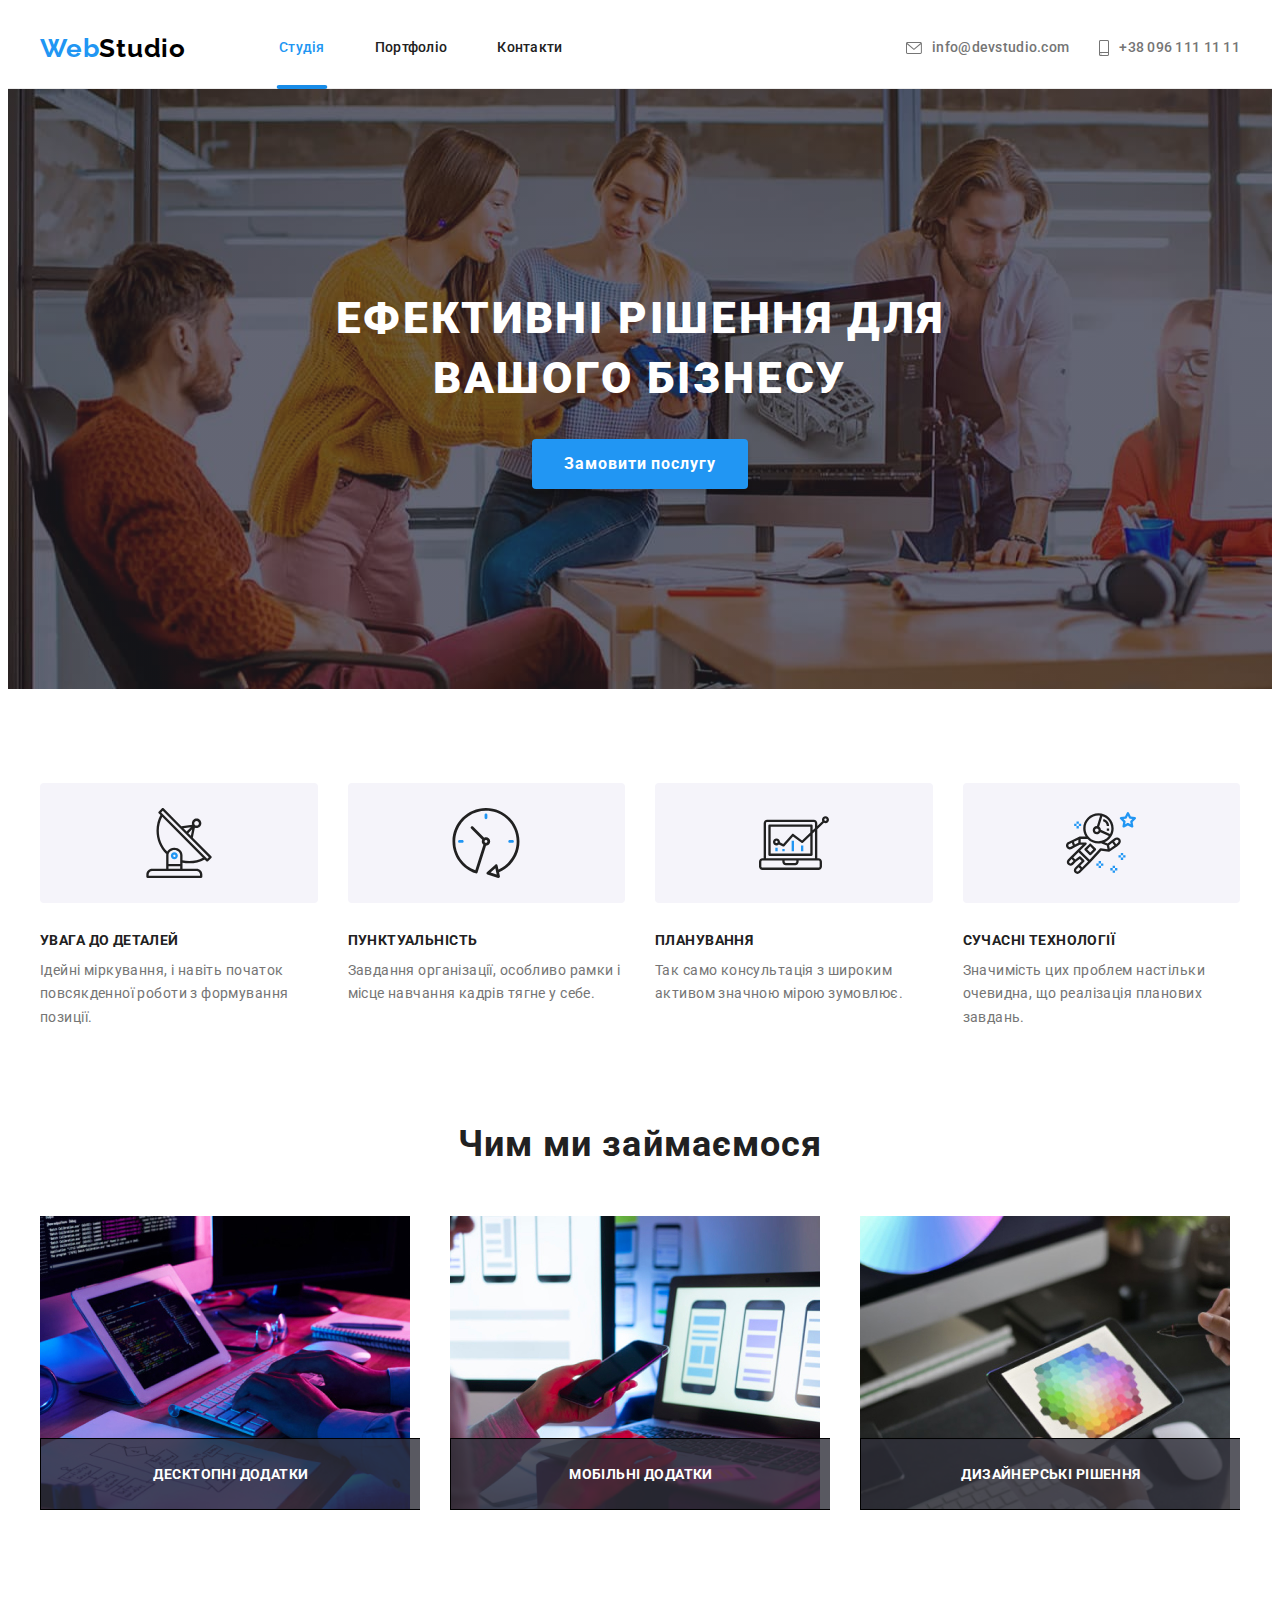
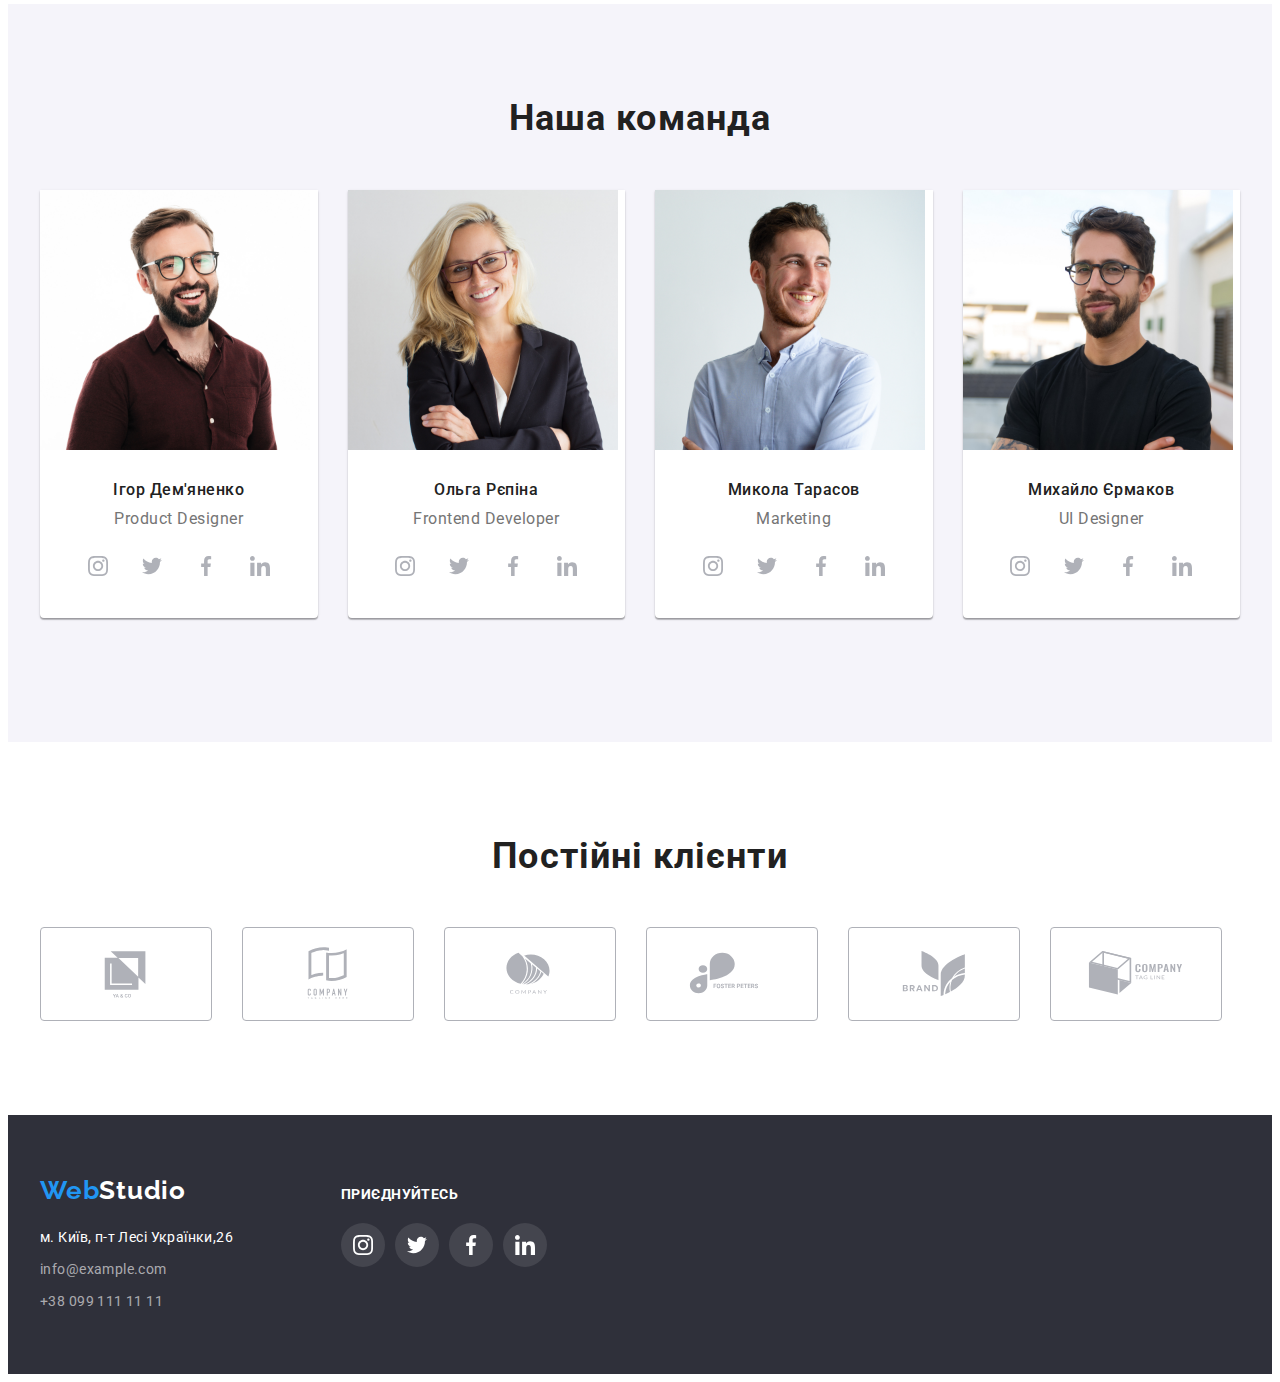
<file: index.html>
<!DOCTYPE html>
<html lang="uk">
	<head>
		<meta charset="UTF-8" />
		<meta http-equiv="X-UA-Compatible" content="IE=edge" />
		<meta name="viewport" content="width=device-width, initial-scale=1.0" />
		<title>WebStudio</title>
		<link rel="preconnect" href="https://fonts.googleapis.com" />
		<link rel="preconnect" href="https://fonts.gstatic.com" crossorigin />
		<link rel="preconnect" href="https://fonts.googleapis.com" />
		<link rel="preconnect" href="https://fonts.gstatic.com" crossorigin />
		<link
			href="https://fonts.googleapis.com/css2?family=Raleway:wght@700&family=Roboto:wght@400;500;700&display=swap"
			rel="stylesheet"
		/>
		<link
			rel="stylesheet"
			href="https://cdnjs.cloudflare.com/ajax/libs/modern-normalize/1.1.0/modern-normalize.min.css"
			integrity="sha512-wpPYUAdjBVSE4KJnH1VR1HeZfpl1ub8YT/NKx4PuQ5NmX2tKuGu6U/JRp5y+Y8XG2tV+wKQpNHVUX03MfMFn9Q=="
			crossorigin="anonymous"
			referrerpolicy="no-referrer"
		/>
		<link rel="stylesheet" href="./css/styles.css" />
	</head>

	<body>
		<!-- HEADER -->
		<header class="main-header">
			<div class="container page-header-container">
				<nav class="main-nav">
					<a class="logo link" href="./index.html" lang="en">Web<span class="logo-dark">Studio</span></a>
					<ul class="main-menu">
						<li class="menu-item">
							<a class="menu-link link current" href="./index.html">Студія</a>
						</li>
						<li class="menu-item">
							<a class="menu-link link" href="./portfolio.html">Портфоліо</a>
						</li>
						<li class="menu-item">
							<a class="menu-link link" href="#">Контакти</a>
						</li>
					</ul>
				</nav>
				<ul class="header-contacts">
					<li class="header-contacts-item">
						<a class="header-contacts-link link" href="mailto:info@devstudio.com">
							<svg class="header-contacts-icon" width="16" height="12">
								<use href="./images/icons.svg#icon-envelope"></use>
							</svg>
							info@devstudio.com</a
						>
					</li>
					<li class="header-contacts-item">
						<a class="header-contacts-link link" href="tel:+380961111111">
							<svg class="header-contacts-icon" width="10" height="16">
								<use href="./images/icons.svg#icon-smartphone"></use>
							</svg>
							+38 096 111 11 11</a
						>
					</li>
				</ul>
			</div>
		</header>

		<!--main-->
		<main>
			<!--hero-->
			<section class="hero bg-section-dark">
				<div class="container">
					<h1 class="hero-title">Ефективні рішення для вашого бізнесу</h1>
					<button data-modal-open class="hero-modal-btn" type="button">Замовити послугу</button>
				</div>
			</section>

			<section class="section">
				<div class="container">
					<h2 class="section-title visually-hidden">Наші переваги</h2>
					<ul class="advantages-list">
						<li class="advantages-item">
							<div class="advantages-wrapper">
								<svg class="advantages-icon">
									<use href="./images/icons.svg#icon-antenna"></use>
								</svg>
							</div>
							<h3 class="advantages-title">УВАГА ДО ДЕТАЛЕЙ</h3>
							<p class="advantages-description">
								Ідейні міркування, і навіть початок повсякденної роботи з формування позиції.
							</p>
						</li>
						<li class="advantages-item">
							<div class="advantages-wrapper">
								<svg class="advantages-icon">
									<use href="./images/icons.svg#icon-clock"></use>
								</svg>
							</div>
							<h3 class="advantages-title">ПУНКТУАЛЬНІСТЬ</h3>
							<p class="advantages-description">
								Завдання організації, особливо рамки і місце навчання кадрів тягне у себе.
							</p>
						</li>
						<li class="advantages-item">
							<div class="advantages-wrapper">
								<svg class="advantages-icon">
									<use href="./images/icons.svg#icon-diagram"></use>
								</svg>
							</div>
							<h3 class="advantages-title">ПЛАНУВАННЯ</h3>
							<p class="advantages-description"> Так само консультація з широким активом значною мірою зумовлює. </p>
						</li>
						<li class="advantages-item">
							<div class="advantages-wrapper">
								<svg class="advantages-icon">
									<use href="./images/icons.svg#icon-astronaut"></use>
								</svg>
							</div>
							<h3 class="advantages-title">СУЧАСНІ ТЕХНОЛОГІЇ</h3>
							<p class="advantages-description">
								Значимість цих проблем настільки очевидна, що реалізація планових завдань.
							</p>
						</li>
					</ul>
				</div>
			</section>

			<section class="section skills-top">
				<div class="container">
					<h2 class="section-title">Чим ми займаємося</h2>
					<ul class="skills-list">
						<li class="skills-item">
							<div class="thumb">
								<img src="./images/box/box1.jpg" alt="Ілюстрація 1" width="370" height="294" />
								<p class="label">Десктопні додатки</p>
							</div>
						</li>
						<li class="skills-item">
							<div class="thumb">
								<img src="./images/box/box2.jpg" alt="Ілюстрація 2" width="370" height="294" />
								<p class="label">Мобільні додатки</p>
							</div>
						</li>
						<li class="skills-item">
							<div class="thumb">
								<img src="./images/box/box3.jpg" alt="Ілюстрація 3" width="370" height="294" />
								<p class="label">Дизайнерські рішення</p>
							</div>
						</li>
					</ul>
				</div>
			</section>

			<!--team-->

			<section class="section bg-section-light">
				<div class="container">
					<h2 class="section-title">Наша команда</h2>
					<ul class="team-list">
						<li class="team-item">
							<img src="./images/team/productdesigner.jpg" alt="дизайнер" width="270" height="260" />
							<div class="team-card-content-wrapper">
								<h3 class="team-title">Ігор Дем'яненко</h3>
								<p class="team-text" lang="en">Product Designer</p>

								<ul class="team-soc-list">
									<li class="team-soc-item">
										<a class="team-soc-link link" href="#">
											<svg class="team-soc-icon">
												<use href="./images/icons.svg#icon-instagram" width="20" height="20"></use>
											</svg>
										</a>
									</li>
									<li class="team-soc-item">
										<a class="team-soc-link link" href="#">
											<svg class="team-soc-icon">
												<use href="./images/icons.svg#icon-twitter" width="20" height="20"></use>
											</svg>
										</a>
									</li>
									<li class="team-soc-item">
										<a class="team-soc-link link" href="#">
											<svg class="team-soc-icon">
												<use href="./images/icons.svg#icon-facebook" width="20" height="20"></use>
											</svg>
										</a>
									</li>
									<li class="team-soc-item">
										<a class="team-soc-link link" href="#">
											<svg class="team-soc-icon">
												<use href="./images/icons.svg#icon-linkedin" width="20" height="20"></use>
											</svg>
										</a>
									</li>
								</ul>
							</div>
						</li>
						<li class="team-item">
							<img src="./images/team/frontenddeveloper.jpg" alt="девелопер" width="270" height="260" />
							<div class="team-card-content-wrapper">
								<h3 class="team-title">Ольга Рєпіна</h3>
								<p class="team-text" lang="en">Frontend Developer</p>
								<ul class="team-soc-list">
									<li class="team-soc-item">
										<a class="team-soc-link link" href="#">
											<svg class="team-soc-icon">
												<use href="./images/icons.svg#icon-instagram" width="20" height="20"></use>
											</svg>
										</a>
									</li>
									<li class="team-soc-item">
										<a class="team-soc-link link" href="#">
											<svg class="team-soc-icon">
												<use href="./images/icons.svg#icon-twitter" width="20" height="20"></use>
											</svg>
										</a>
									</li>
									<li class="team-soc-item">
										<a class="team-soc-link link" href="#">
											<svg class="team-soc-icon">
												<use href="./images/icons.svg#icon-facebook" width="20" height="20"></use>
											</svg>
										</a>
									</li>
									<li class="team-soc-item">
										<a class="team-soc-link link" href="#">
											<svg class="team-soc-icon">
												<use href="./images/icons.svg#icon-linkedin" width="20" height="20"></use>
											</svg>
										</a>
									</li>
								</ul>
							</div>
						</li>
						<li class="team-item">
							<img src="./images/team/marketing.jpg" alt="маркетолог" width="270" height="260" />
							<div class="team-card-content-wrapper">
								<h3 class="team-title">Микола Тарасов</h3>
								<p class="team-text" lang="en">Marketing</p>
								<ul class="team-soc-list">
									<li class="team-soc-item">
										<a class="team-soc-link link" href="#">
											<svg class="team-soc-icon">
												<use href="./images/icons.svg#icon-instagram" width="20" height="20"></use>
											</svg>
										</a>
									</li>
									<li class="team-soc-item">
										<a class="team-soc-link link" href="#">
											<svg class="team-soc-icon">
												<use href="./images/icons.svg#icon-twitter" width="20" height="20"></use>
											</svg>
										</a>
									</li>
									<li class="team-soc-item">
										<a class="team-soc-link link" href="#">
											<svg class="team-soc-icon">
												<use href="./images/icons.svg#icon-facebook" width="20" height="20"></use>
											</svg>
										</a>
									</li>
									<li class="team-soc-item">
										<a class="team-soc-link link" href="#">
											<svg class="team-soc-icon">
												<use href="./images/icons.svg#icon-linkedin" width="20" height="20"></use>
											</svg>
										</a>
									</li>
								</ul>
							</div>
						</li>
						<li class="team-item">
							<img src="./images/team/uidesigner.jpg" alt="дизайнер" width="270" height="260" />
							<div class="team-card-content-wrapper">
								<h3 class="team-title">Михайло Єрмаков</h3>
								<p class="team-text" lang="en">UI Designer</p>
								<ul class="team-soc-list">
									<li class="team-soc-item">
										<a class="team-soc-link link" href="#">
											<svg class="team-soc-icon">
												<use href="./images/icons.svg#icon-instagram" width="20" height="20"></use>
											</svg>
										</a>
									</li>
									<li class="team-soc-item">
										<a class="team-soc-link link" href="#">
											<svg class="team-soc-icon">
												<use href="./images/icons.svg#icon-twitter" width="20" height="20"></use>
											</svg>
										</a>
									</li>
									<li class="team-soc-item">
										<a class="team-soc-link link" href="#">
											<svg class="team-soc-icon">
												<use href="./images/icons.svg#icon-facebook" width="20" height="20"></use>
											</svg>
										</a>
									</li>
									<li class="team-soc-item">
										<a class="team-soc-link link" href="#">
											<svg class="team-soc-icon">
												<use href="./images/icons.svg#icon-linkedin" width="20" height="20"></use>
											</svg>
										</a>
									</li>
								</ul>
							</div>
						</li>
					</ul>
				</div>
			</section>

			<section class="section clients">
				<div class="container">
					<h2 class="section-title">Постійні клієнти</h2>

					<ul class="clients-list">
						<li class="clients-item">
							<a class="clients-link" href="#" target="_blank" rel="noopener noreferrer nofollow">
								<svg class="clients-icon">
									<use href="./images/icons.svg#icon-Logo-client-1" width="106" height="60"></use>
								</svg>
							</a>
						</li>

						<li class="clients-item">
							<a class="clients-link" href="#" target="_blank" rel="noopener noreferrer nofollow">
								<svg class="clients-icon">
									<use href="./images/icons.svg#icon-Logo-client-2" width="106" height="60"></use>
								</svg>
							</a>
						</li>

						<li class="clients-item">
							<a class="clients-link" href="#" target="_blank" rel="noopener noreferrer nofollow">
								<svg class="clients-icon">
									<use href="./images/icons.svg#icon-Logo-client-3" width="106" height="60"></use>
								</svg>
							</a>
						</li>

						<li class="clients-item">
							<a class="clients-link" href="#" target="_blank" rel="noopener noreferrer nofollow">
								<svg class="clients-icon">
									<use href="./images/icons.svg#icon-Logo-client-4" width="106" height="60"></use>
								</svg>
							</a>
						</li>

						<li class="clients-item">
							<a class="clients-link" href="#" target="_blank" rel="noopener noreferrer nofollow">
								<svg class="clients-icon">
									<use href="./images/icons.svg#icon-Logo-client-5" width="106" height="60"></use>
								</svg>
							</a>
						</li>

						<li class="clients-item">
							<a class="clients-link" href="#" target="_blank" rel="noopener noreferrer nofollow">
								<svg class="clients-icon">
									<use href="./images/icons.svg#icon-Logo-client-6" width="106" height="60"></use>
								</svg>
							</a>
						</li>
					</ul>
				</div>
			</section>
		</main>

		<!--footer-->
		<footer class="footer">
			<div class="container">
				<!-- CONTACTS -->
				<div class="footer-wrap">
					<div class="footer-contacts">
						<a class="logo link" href="./index.html" lang="en">Web<span class="logo-light">Studio</span></a>
						<address class="address">
							<ul class="footer-contacts-list">
								<li class="footer-contacts-item">
									<a
										class="footer-contacts-link contacts-address"
										href="https://goo.gl/maps/dxJ9UZrQX6qSwttMA"
										target="_blank"
										rel="noopener noreferrer nofollow"
										>м. Київ, п-т Лесі Українки,26</a
									>
								</li>
								<li class="footer-contacts-item">
									<a class="footer-contacts-link contacts-link" href="mailto:info@example.com">info@example.com</a>
								</li>
								<li class="footer-contacts-item">
									<a class="footer-contacts-link contacts-link" href="tel:+380991111111">+38 099 111 11 11</a>
								</li>
							</ul>
						</address>
					</div>

					<div class="soc-contact">
						<h3 class="soc-contact-title">приєднуйтесь</h3>
						<ul class="soc-contact-list">
							<li class="soc-contact-item">
								<a class="soc-contact-link" href="#" target="_blank" rel="noopener noreferrer nofollow">
									<svg class="soc-contact-icon">
										<use href="./images/icons.svg#icon-instagram-social" width="20px" height="20px"></use>
									</svg>
								</a>
							</li>
							<li class="soc-contact-item">
								<a class="soc-contact-link" href="#" target="_blank" rel="noopener noreferrer nofollow">
									<svg class="soc-contact-icon">
										<use href="./images/icons.svg#icon-twitter-social" width="20px" height="20px"></use>
									</svg>
								</a>
							</li>
							<li class="soc-contact-item">
								<a class="soc-contact-link" href="#" target="_blank" rel="noopener noreferrer nofollow">
									<svg class="soc-contact-icon">
										<use href="./images/icons.svg#icon-facebook-social" width="20px" height="20px"></use>
									</svg>
								</a>
							</li>
							<li class="soc-contact-item">
								<a class="soc-contact-link" href="#" target="_blank" rel="noopener noreferrer nofollow">
									<svg class="soc-contact-icon">
										<use href="./images/icons.svg#icon-linkedin-social" width="20px" height="20px"></use>
									</svg>
								</a>
							</li>
						</ul>
					</div>
				</div>
			</div>
		</footer>
		
		<!-- modal -->

		<div class="backdrop is-hidden" data-modal>
			<div class="modal">
				<button type="button" class="modal-close" data-modal-close>
					<svg class="modal-close-icon" width="18" height="18"><use href="./images/icons.svg#icon-close"></use></svg>
				</button>
			</div>
		</div>
		<script src="./js/modal.js"></script>
	</body>
</html>
</file>
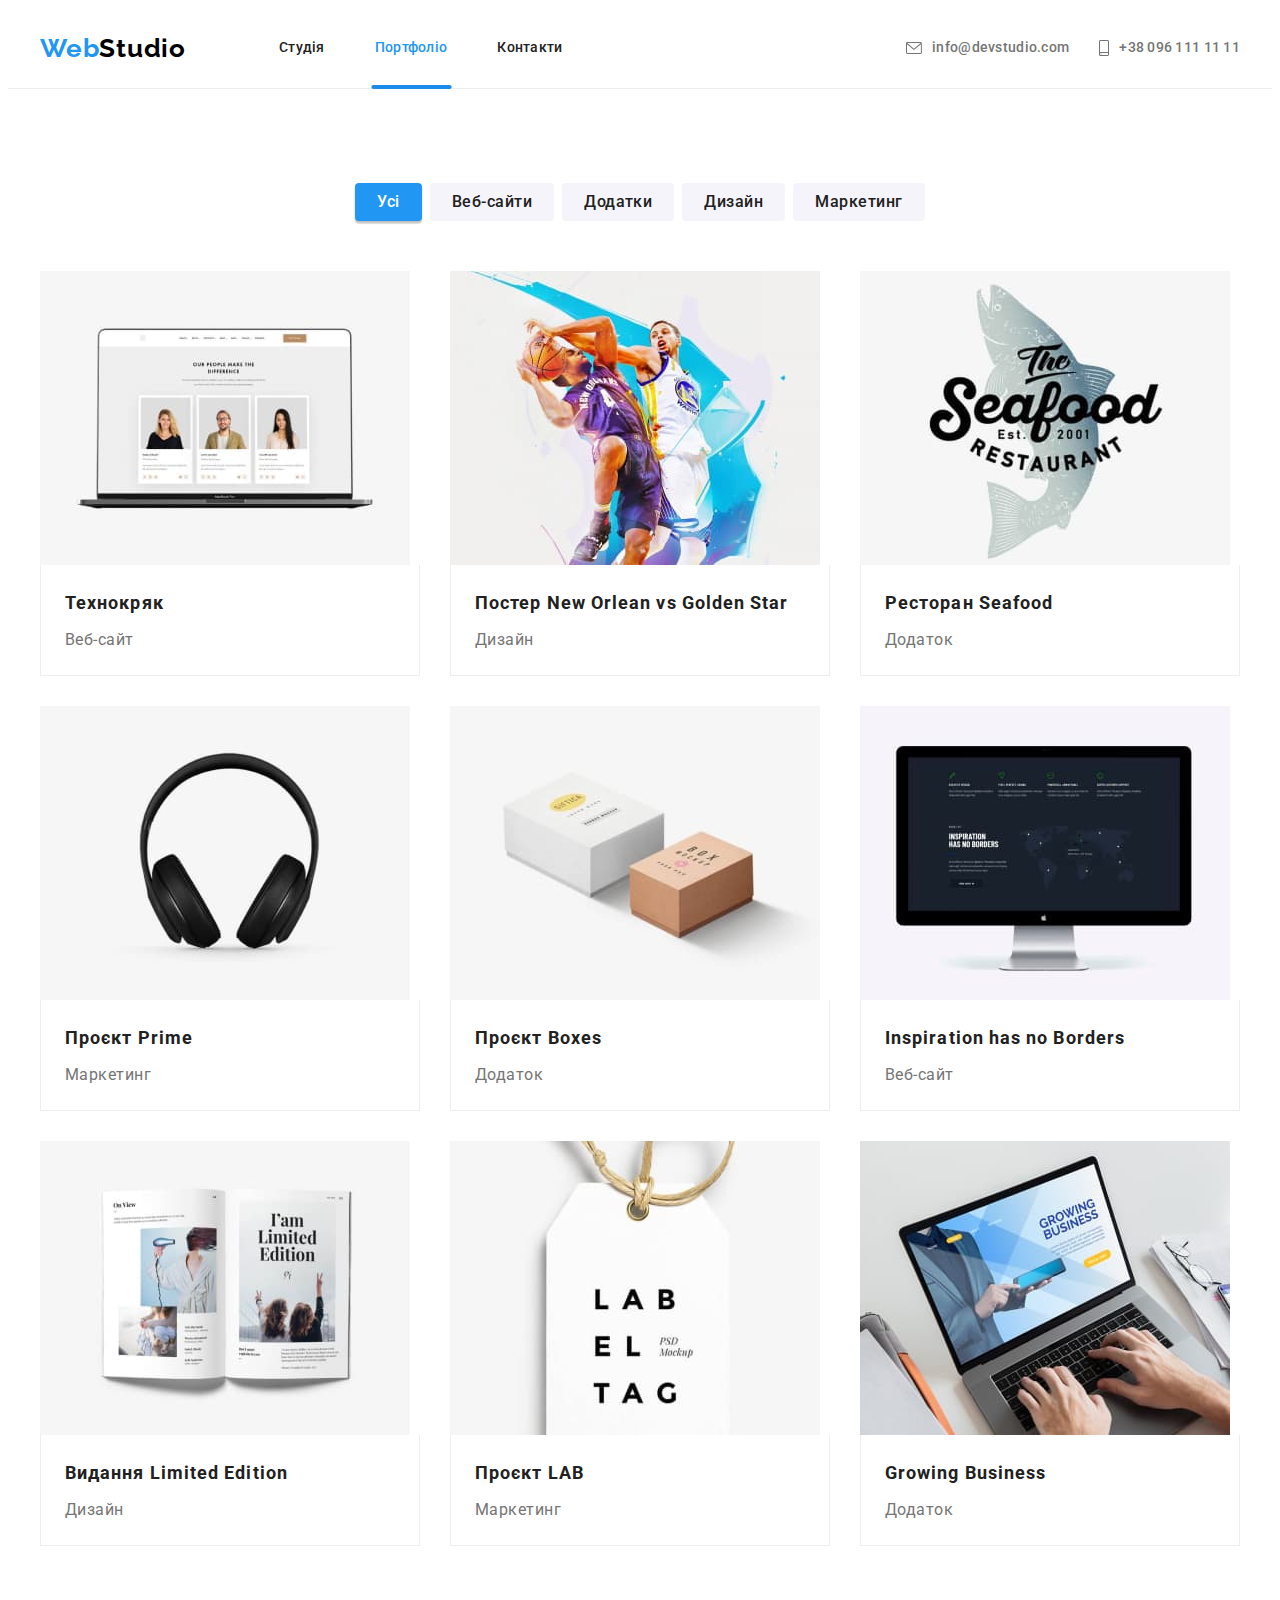
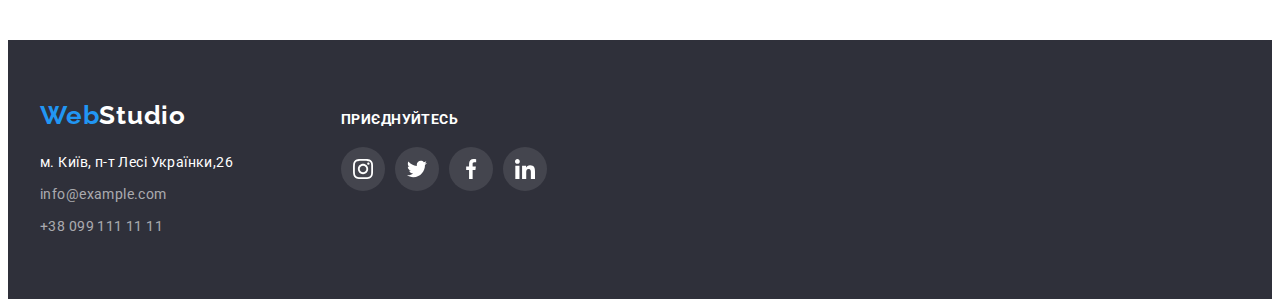
<file: portfolio.html>
<!DOCTYPE html>
<html lang="uk">
	<head>
		<meta charset="UTF-8" />
		<meta http-equiv="X-UA-Compatible" content="IE=edge" />
		<meta name="viewport" content="width=device-width, initial-scale=1.0" />
		<title>Портфоліо</title>
		<link rel="preconnect" href="https://fonts.googleapis.com" />
		<link rel="preconnect" href="https://fonts.gstatic.com" crossorigin />
		<link
			href="https://fonts.googleapis.com/css2?family=Raleway:wght@700&family=Roboto:wght@400;500;700&display=swap"
			rel="stylesheet"
		/>
		<link
			rel="stylesheet"
			href="https://cdnjs.cloudflare.com/ajax/libs/modern-normalize/1.1.0/modern-normalize.min.css"
			integrity="sha512-wpPYUAdjBVSE4KJnH1VR1HeZfpl1ub8YT/NKx4PuQ5NmX2tKuGu6U/JRp5y+Y8XG2tV+wKQpNHVUX03MfMFn9Q=="
			crossorigin="anonymous"
			referrerpolicy="no-referrer"
		/>
		<link rel="stylesheet" href="./css/styles.css" />
	</head>

	<body>
		<!-- HEADER -->
		<header class="main-header">
			<div class="container page-header-container">
				<nav class="main-nav">
					<a class="logo link" href="./index.html" lang="en">Web<span class="logo-dark">Studio</span></a>
					<ul class="main-menu">
						<li class="menu-item">
							<a class="menu-link link" href="./index.html">Студія</a>
						</li>
						<li class="menu-item">
							<a class="menu-link link current" href="./portfolio.html">Портфоліо</a>
						</li>
						<li class="menu-item">
							<a class="menu-link link" href="#">Контакти</a>
						</li>
					</ul>
				</nav>
				<ul class="header-contacts">
					<li class="header-contacts-item">
						<a class="header-contacts-link link" href="mailto:info@devstudio.com">
							<svg class="header-contacts-icon" width="16" height="12">
								<use href="./images/icons.svg#icon-envelope"></use>
							</svg>
							info@devstudio.com</a
						>
					</li>
					<li class="header-contacts-item">
						<a class="header-contacts-link link" href="tel:+380961111111">
							<svg class="header-contacts-icon" width="10" height="16">
								<use href="./images/icons.svg#icon-smartphone"></use>
							</svg>
							+38 096 111 11 11</a
						>
					</li>
				</ul>
			</div>
		</header>

		<!-- MAIN -->
		<main>
			<!-- PORTFOLIO -->
			<section class="section">
				<div class="container">
					<h1 class="main-title visually-hidden">Портфоліо</h1>

					<ul class="porfolio-select">
						<li class="select-item">
							<button class="portfolio-select-btn portfolio-active-btn" type="button">Усі</button>
						</li>
						<li class="select-item">
							<button class="portfolio-select-btn" type="button">Веб-сайти</button>
						</li>
						<li class="select-item">
							<button class="portfolio-select-btn" type="button">Додатки</button>
						</li>
						<li class="select-item">
							<button class="portfolio-select-btn" type="button">Дизайн</button>
						</li>
						<li class="select-item">
							<button class="portfolio-select-btn" type="button">Маркетинг</button>
						</li>
					</ul>

					<ul class="porfolio-list">
						<li class="porfolio-item">
							<a class="portfolio-link" href="#" target="_blank" rel="noopener noreferrer nofollow">
								<div class="portfolio-overlay">
									<img src="./images/portfolio/techno.jpg" alt="Веб-сайт Технокряк" width="370" height="294" />
									<p class="overlay-text">
										Ресурс пропонує комплексні пропозиції з різним рівнем функціоналу та сервісів. Все це дозволить
										відвідувачу отримати вичерпні відомості про компанію чи приватну особу.
									</p>
								</div>

								<div class="portfolio-card-content-wrapper">
									<h2 class="porfolio-item-title">Технокряк</h2>
									<p class="portfolio-item-description">Веб-сайт</p>
								</div>
							</a>
						</li>

						<li class="porfolio-item">
							<a class="portfolio-link" href="#" target="_blank" rel="noopener noreferrer nofollow">
								<div class="portfolio-overlay">
									<img
										src="./images/portfolio/star.jpg"
										alt="Постер New Orlean vs Golden Star"
										width="370"
										height="294"
									/>
									<p class="overlay-text">
										Ресурс пропонує комплексні пропозиції з різним рівнем функціоналу та сервісів. Все це дозволить
										відвідувачу отримати вичерпні відомості про компанію чи приватну особу.
									</p>
								</div>

								<div class="portfolio-card-content-wrapper">
									<h2 class="porfolio-item-title">Постер New Orlean vs Golden Star</h2>
									<p class="portfolio-item-description">Дизайн</p>
								</div>
							</a>
						</li>

						<li class="porfolio-item">
							<a class="portfolio-link" href="#" target="_blank" rel="noopener noreferrer nofollow">
								<div class="portfolio-overlay">
									<img
										src="./images/portfolio/seafood.jpg"
										alt="Додаток для ресторана Seafood "
										width="370"
										height="294"
									/>
									<p class="overlay-text">
										Ресурс пропонує комплексні пропозиції з різним рівнем функціоналу та сервісів. Все це дозволить
										відвідувачу отримати вичерпні відомості про компанію чи приватну особу.
									</p>
								</div>
								<div class="portfolio-card-content-wrapper">
									<h2 class="porfolio-item-title">Ресторан Seafood</h2>
									<p class="portfolio-item-description">Додаток</p>
								</div>
							</a>
						</li>
						<li class="porfolio-item">
							<a class="portfolio-link" href="#" target="_blank" rel="noopener noreferrer nofollow">
								<div class="portfolio-overlay">
									<img src="./images/portfolio/prime.jpg" alt="Маркетинг прокєту Prime " width="370" height="294" />
									<p class="overlay-text">
										Ресурс пропонує комплексні пропозиції з різним рівнем функціоналу та сервісів. Все це дозволить
										відвідувачу отримати вичерпні відомості про компанію чи приватну особу.
									</p>
								</div>
								<div class="portfolio-card-content-wrapper">
									<h2 class="porfolio-item-title">Проєкт Prime</h2>
									<p class="portfolio-item-description">Маркетинг</p>
								</div>
							</a>
						</li>
						<li class="porfolio-item">
							<a class="portfolio-link" href="#" target="_blank" rel="noopener noreferrer nofollow">
								<div class="portfolio-overlay">
									<img src="./images/portfolio/boxes.jpg" alt="Додаток проекту Boxes" width="370" height="294" />
									<p class="overlay-text">
										Ресурс пропонує комплексні пропозиції з різним рівнем функціоналу та сервісів. Все це дозволить
										відвідувачу отримати вичерпні відомості про компанію чи приватну особу.
									</p>
								</div>
								<div class="portfolio-card-content-wrapper">
									<h2 class="porfolio-item-title">Проєкт Boxes</h2>
									<p class="portfolio-item-description">Додаток</p>
								</div>
							</a>
						</li>
						<li class="porfolio-item">
							<a class="portfolio-link" href="#" target="_blank" rel="noopener noreferrer nofollow">
								<div class="portfolio-overlay">
									<img
										src="./images/portfolio/inspiration.jpg"
										alt="Веб-сайт Inspiration has no Borders"
										width="370"
										height="294"
									/>
									<p class="overlay-text">
										Ресурс пропонує комплексні пропозиції з різним рівнем функціоналу та сервісів. Все це дозволить
										відвідувачу отримати вичерпні відомості про компанію чи приватну особу.
									</p>
								</div>
								<div class="portfolio-card-content-wrapper">
									<h2 class="porfolio-item-title">Inspiration has no Borders</h2>
									<p class="portfolio-item-description">Веб-сайт</p>
								</div>
							</a>
						</li>
						<li class="porfolio-item">
							<a class="portfolio-link" href="#" target="_blank" rel="noopener noreferrer nofollow">
								<div class="portfolio-overlay">
									<img
										src="./images/portfolio/limited.jpg"
										alt="Дизайн видання Limited Edition "
										width="370"
										height="294"
									/>
									<p class="overlay-text">
										Ресурс пропонує комплексні пропозиції з різним рівнем функціоналу та сервісів. Все це дозволить
										відвідувачу отримати вичерпні відомості про компанію чи приватну особу.
									</p>
								</div>
								<div class="portfolio-card-content-wrapper">
									<h2 class="porfolio-item-title">Видання Limited Edition</h2>
									<p class="portfolio-item-description">Дизайн</p>
								</div>
							</a>
						</li>
						<li class="porfolio-item">
							<a class="portfolio-link" href="#" target="_blank" rel="noopener noreferrer nofollow">
								<div class="portfolio-overlay">
									<img src="./images/portfolio/lab.jpg" alt="Маркетинг проєкту LAB" width="370" height="294" />
									<p class="overlay-text">
										Ресурс пропонує комплексні пропозиції з різним рівнем функціоналу та сервісів. Все це дозволить
										відвідувачу отримати вичерпні відомості про компанію чи приватну особу.
									</p>
								</div>
								<div class="portfolio-card-content-wrapper">
									<h2 class="porfolio-item-title">Проєкт LAB</h2>
									<p class="portfolio-item-description">Маркетинг</p>
								</div>
							</a>
						</li>
						<li class="porfolio-item">
							<a class="portfolio-link" href="#" target="_blank" rel="noopener noreferrer nofollow">
								<div class="portfolio-overlay">
									<img src="./images/portfolio/growing.jpg" alt="Додаток Growing Business" width="370" height="294" />
									<p class="overlay-text">
										Ресурс пропонує комплексні пропозиції з різним рівнем функціоналу та сервісів. Все це дозволить
										відвідувачу отримати вичерпні відомості про компанію чи приватну особу.
									</p>
								</div>
								<div class="portfolio-card-content-wrapper">
									<h2 class="porfolio-item-title">Growing Business</h2>
									<p class="portfolio-item-description">Додаток</p>
								</div>
							</a>
						</li>
					</ul>
				</div>
			</section>
		</main>

		<footer class="footer">
			<div class="container">
				<!-- CONTACTS -->
				<div class="footer-wrap">
					<div class="footer-contacts">
						<a class="logo link" href="./index.html" lang="en">Web<span class="logo-light">Studio</span></a>
						<address class="address">
							<ul class="footer-contacts-list">
								<li class="footer-contacts-item">
									<a
										class="footer-contacts-link contacts-address"
										href="https://goo.gl/maps/dxJ9UZrQX6qSwttMA"
										target="_blank"
										rel="noopener noreferrer nofollow"
										>м. Київ, п-т Лесі Українки,26</a
									>
								</li>
								<li class="footer-contacts-item">
									<a class="footer-contacts-link contacts-link" href="mailto:info@example.com">info@example.com</a>
								</li>
								<li class="footer-contacts-item">
									<a class="footer-contacts-link contacts-link" href="tel:+380991111111">+38 099 111 11 11</a>
								</li>
							</ul>
						</address>
					</div>

					<div class="soc-contact">
						<h3 class="soc-contact-title">приєднуйтесь</h3>
						<ul class="soc-contact-list">
							<li class="soc-contact-item">
								<a class="soc-contact-link" href="#" target="_blank" rel="noopener noreferrer nofollow">
									<svg class="soc-contact-icon">
										<use href="./images/icons.svg#icon-instagram-social" width="20px" height="20px"></use>
									</svg>
								</a>
							</li>
							<li class="soc-contact-item">
								<a class="soc-contact-link" href="#" target="_blank" rel="noopener noreferrer nofollow">
									<svg class="soc-contact-icon">
										<use href="./images/icons.svg#icon-twitter-social" width="20px" height="20px"></use>
									</svg>
								</a>
							</li>
							<li class="soc-contact-item">
								<a class="soc-contact-link" href="#" target="_blank" rel="noopener noreferrer nofollow">
									<svg class="soc-contact-icon">
										<use href="./images/icons.svg#icon-facebook-social" width="20px" height="20px"></use>
									</svg>
								</a>
							</li>
							<li class="soc-contact-item">
								<a class="soc-contact-link" href="#" target="_blank" rel="noopener noreferrer nofollow">
									<svg class="soc-contact-icon">
										<use href="./images/icons.svg#icon-linkedin-social" width="20px" height="20px"></use>
									</svg>
								</a>
							</li>
						</ul>
					</div>
				</div>
			</div>
		</footer>
	</body>
</html>
</file>
<file: css/styles.css>
:root {
  --accent-color: #2196f3;
  --primary-font-color: #212121;
  --secondary-font-color: #757575;
  --font-color-white: #ffffff;

  --logo-color-dark: #000000;
  --logo-color-light: #ffffff;

  --hero-btn: #2196f3;
  --hero-btn-hover: #188ce8;

  --portfolio-btn: #f5f4fa;
  --portfolio-select-hover: #2196f3;
  --portfolio-select-active: #2196f3;

  --bg-primary: #ffffff;
  --bg-section-dark: #2f303a;
  --bg-section-light: #f5f4fa;
  --bg-footer: #2f303a;
  --bg-overlay-portfolio: rgba(33, 150, 243, 0.9);

  --footer-font-white: #ffffff;
  --footer-font-white-transparent: rgba(255, 255, 255, 0.6);
}

body {
  font-family: 'Roboto', sans-serif;
  color: var(--primary-font-color);
}

h1,
h2,
h3,
h4,
h5,
h6,
p {
  margin-top: 0;
  margin-bottom: 0;
}

ul,
ol {
  margin-top: 0;
  margin-bottom: 0;
  padding-left: 0;
  list-style: none;
}

img {
  display: block;
  max-width: 100%;
  height: auto;
}

button {
  font: inherit;
  cursor: pointer;
  border: none;
  border-radius: 4px;
}

a {
  text-decoration: none;
}

.visually-hidden {
  position: absolute;
  width: 1px;
  height: 1px;
  margin: -1px;
  border: 0;
  padding: 0;
  white-space: nowrap;
  clip-path: inset(100%);
  clip: rect(0 0 0 0);
  overflow: hidden;
}

.container {
  width: 1200px;
  padding-left: 15px;
  padding-right: 15px;
  margin-left: auto;
  margin-right: auto;
}

/* -------------------- HEADER -------------------- */

.main-header {
  border-bottom: 1px solid #ececec;
}

.page-header-container {
  display: flex;
  align-items: center;
  justify-content: space-between;
}

.main-nav {
  display: flex;
  align-items: center;
}

.current {
  color: var(--accent-color);
    
}
.current:after {
  content: "";
  position: absolute;
  display: block;
  left: 0;
  bottom: -1px;
  width: 100%;
  transform: scaleX(1.1);
  height: 4px;
  border-radius: 2px;
  background-color: var(--accent-color); 
}

.main-menu,
.header-contacts {
  display: flex;
}

.header-contacts-item:not(:last-child) {
  display: flex;
  align-items: center;
  margin-right: 30px;
}
.main-menu .menu-item:not(:last-child) {
  margin-right: 50px;
}

.logo {
  font-family: 'Raleway', sans-serif;
  color: var(--accent-color);
  font-weight: 700;
  font-size: 26px;
  line-height: 1.19;
  letter-spacing: 0.03em;
  margin-right: 93px;
}

.logo-dark {
  color: var(--logo-color-dark);
}

.logo-light {
  color: var(--logo-color-light);
}

.menu-link {
  display: block;
  position: relative;
  padding-top: 32px;
  padding-bottom: 32px;
  font-weight: 500;
  font-size: 14px;
  line-height: 1.14;
  letter-spacing: 0.02em;
  color: var(--primary-font-color);
  transition: color 250ms cubic-bezier(0.4, 0, 0.2, 1);
}


.menu-link:hover,
.menu-link:focus {
  color: var(--accent-color);
}


.current::after {
  content: "";
  position: absolute;
  display: block;
  width: 100%;
  height: 4px;
  background-color: #188ce8;
}

.header-contacts-link {
    display: flex;
    align-items:center;
    padding-top: 32px;
    padding-bottom: 32px;
    font-weight: 500;
    font-size: 14px;
    line-height: 1.14;
    letter-spacing: 0.02em;
    color: var(--secondary-font-color);
    transition: color 250ms cubic-bezier(0.4, 0, 0.2, 1);
}


.header-contacts-link:hover,
.header-contacts-link:focus {
    color: var(--accent-color);
}

.header-contacts-icon {
    margin-right: 10px;
    fill: currentColor;
}

.header-contacts-link:hover .header-contacts-icon,
.header-contacts-link:focus .header-contacts-icon {
  fill: var(--accent-color);
}


/* -------------------- /HEADER -------------------- */

/* -------------------- SECTION -------------------- */

.section {
  padding-top: 94px;
  padding-bottom: 94px;
}

.bg-section-dark {
  background-color: var(--bg-section-dark);
  background-image: linear-gradient(rgba(47, 48, 58, 0.4), rgba(47, 48, 58, 0.4)),
    url(../images/hero-image.jpg);
  max-width: 1600px;
  margin: 0 auto;
}

.bg-section-light {
  background-color: var(--bg-section-light);
}

.current {
  color: var(--accent-color);
}

.section-title {
  font-weight: 700;
  font-size: 36px;
  line-height: 1.16;
  text-align: center;
  letter-spacing: 0.03em;
  color: var(--primary-font-color);
  margin-bottom: 50px;
}

/* -------------------- /SECTION -------------------- */

/* -------------------- /BUTTONS -------------------- */

.hero-modal-btn {
  display: block;
  margin-left: auto;
  margin-right: auto;
  min-width: 200px;
  padding-top: 10px;
  padding-right: 32px;
  padding-bottom: 10px;
  padding-left: 32px;

  font-family: inherit;
  font-weight: 700;
  font-size: 16px;
  line-height: 1.88;
  align-items: center;
  text-align: center;
  letter-spacing: 0.06em;

  color: var(--font-color-white);
  background-color: var(--hero-btn);
  box-shadow: 0px 4px 4px rgba(0, 0, 0, 0.15);
  transition: background-color 250ms cubic-bezier(0.4, 0, 0.2, 1);
}

.hero-modal-btn:hover,
.hero-modal-btn:focus {
  background-color: var(--hero-btn-hover);
}

.portfolio-select-btn {
  font-weight: 500;
  font-size: 16px;
  line-height: 1.62;
  text-align: center;
  letter-spacing: 0.03em;
  color: var(--primary-font-color);
  background-color: var(--portfolio-btn);
  padding-top: 6px;
  padding-bottom: 6px;
  padding-left: 22px;
  padding-right: 22px;
  transition: color 250ms cubic-bezier(0.4, 0, 0.2, 1), 
  background-color 250ms cubic-bezier(0.4, 0, 0.2, 1),
  box-shadow 250ms cubic-bezier(0.4, 0, 0.2, 1);
}

.portfolio-select-btn:hover,
.portfolio-select-btn:focus {
  color: var(--font-color-white);
  background-color: var(--portfolio-select-hover);
  box-shadow: 0px 3px 1px rgba(0, 0, 0, 0.1), 
  0px 1px 2px rgba(0, 0, 0, 0.08),
  0px 2px 2px rgba(0, 0, 0, 0.12);
}

.portfolio-active-btn {
  color: var(--font-color-white);
  background-color: var(--accent-color);
  box-shadow: 0px 3px 1px rgba(0, 0, 0, 0.1), 
  0px 1px 2px rgba(0, 0, 0, 0.08),
  0px 2px 2px rgba(0, 0, 0, 0.12);
}

/* -------------------- /BUTTONS -------------------- */

/* -------------------- HERO -------------------- */

.hero {
  padding-top: 200px;
  padding-bottom: 200px;
}

.hero-title {
  font-weight: 900;
  font-size: 44px;
  line-height: 1.36;
  text-align: center;
  letter-spacing: 0.06em;
  text-transform: uppercase;
  color: var(--font-color-white);
  margin-bottom: 30px;
  width: 696px;
  margin-right: auto;
  margin-left: auto;
}

/* -------------------- /HERO -------------------- */

/* -------------------- ADVANTAGES -------------------- */

.skills-top {
  padding-top: 0;
}

.advantages-list {
  display: flex;
  flex-wrap: wrap;
}

.advantages-item {
  flex-basis: calc((100% - 90px) / 4);
}

.advantages-item:not(:nth-child(4n)) {
  margin-right: 30px;
}

.advantages-item:not(:nth-last-child(-n + 4)) {
  margin-bottom: 30px;
}

.advantages-wrapper {
  height: 120px;
  background-color: #f5f4fa;
  margin-bottom: 30px;
  gap: 30px;
  display: flex;
  justify-content: center;
  align-items: center;
  border-radius: 4px;
}

.advantages-icon {
  width: 70px;
  height: 70px;
}

.advantages-title {
  font-weight: 700;
  font-size: 14px;
  line-height: 1.14;
  letter-spacing: 0.03em;
  text-transform: uppercase;
  color: var(--primary-font-color);
  margin-bottom: 10px;
}

.advantages-description {
  font-size: 14px;
  line-height: 1.7;
  letter-spacing: 0.03em;
  color: var(--secondary-font-color);
}

/* -------------------- /ADVANTAGES -------------------- */

/* -------------------- SKILLS -------------------- */

.skills-list {
  display: flex;
  flex-wrap: wrap;
}

.skills-item {
  flex-basis: calc((100% - 60px) / 3);
}

.skills-item:not(:nth-child(3n)) {
  margin-right: 30px;
}

.skills-item:not(:nth-last-child(-n + 3)) {
  margin-bottom: 30px;
}

.thumb {
position: relative;
overflow: hidden;
}

.label {
  position: absolute;
  bottom: 0;
  left: 0;
  width: 100%;
  height: 70px;
  color: var(--footer-font-white);
  font-weight: 700;
  font-size: 14px;
  line-height: 1,17;
  text-align: center;
  letter-spacing: 0.03em;
  text-transform: uppercase;
  background-color: rgba(47, 48, 58, 0.8);
  border: 1px solid #000000;
  box-shadow: 0px 4px 4px rgba(0, 0, 0, 0.25);
  display: flex;
  align-items: center;
  justify-content: center;

}

/* -------------------- /SKILLS -------------------- */

/* -------------------- TEAM -------------------- */

.team-title {
  font-weight: 500;
  font-size: 16px;
  line-height: 1.19;
  text-align: center;
  letter-spacing: 0.03em;
  color: var(--primary-font-color);
  margin-bottom: 10px;
}
.team-text {
  font-size: 16px;
  line-height: 1.19;
  text-align: center;
  letter-spacing: 0.03em;
  color: var(--secondary-font-color);
  margin-bottom: 16px;
}

.team-soc-list {
  display: flex;
  justify-content: center;
  gap: 10px;
}

.team-soc-item {
  width: 44px;
  height: 44px;
}

.team-soc-link {
  display: flex;
  align-items: center;
  justify-content: center;
  border-radius: 50%;
  width: 100%;
  height: 100%;
  color: #afb1b8;
  transition: background-color 250ms cubic-bezier(0.4, 0, 0.2, 1), color 250ms cubic-bezier(0.4, 0, 0.2, 1);
}

.team-soc-link:hover, 
.team-soc-link:focus {
  color: #fff;
  background-color: #2196f3;
}

.team-soc-icon {
  fill: currentColor;
  width: 20px;
  height: 20px;
}

.team-list {
  display: flex;
  flex-wrap: wrap;
  padding: 0;
  margin: 0;
}

.team-item {
  flex-basis: calc((100% - 90px) / 4);
  background-color: var(--bg-primary);
  box-shadow: 0px 1px 3px rgba(0, 0, 0, 0.12), 0px 1px 1px rgba(0, 0, 0, 0.14),
    0px 2px 1px rgba(0, 0, 0, 0.2);
  border-radius: 0px 0px 4px 4px;
}

.team-item:not(:nth-child(4n)) {
  margin-right: 30px;
}

.team-item:not(:nth-last-child(-n)) {
  margin-bottom: 30px;
}

.team-card-content-wrapper {
  padding-top: 30px;
  padding-bottom: 30px;
}

/* -------------------- /TEAM -------------------- */
/* --------------CLIENTS------------------------ */

.clients {
}

.clients-list {
  display: flex;
  gap: 30px;
}
.clients-item {
}
.clients-link {
  display: flex;
  justify-content: center;
  align-items: center;
  width: 170px;
  height: 92px;
  border: 1px solid #afb1b8;
  color: #afb1b8;
  border-radius: 4px;
  transition: border 250ms cubic-bezier(0.4, 0, 0.2, 1);
}

.clients-link:hover,
.clients-link:focus {
  border: 1px solid #2196f3;
  fill: var(--accent-color);
}
.clients-icon {
  width: 106px;
  height: 60px;
  fill: currentColor;
  transition: fill 250ms cubic-bezier(0.4, 0, 0.2, 1);
}
.clients-link:hover .clients-icon,
.clients-link:focus .clients-icon {
  fill: var(--accent-color);
}
/* -------------------- PORTFOLIO -------------------- */

.porfolio-select {
  display: flex;
  justify-content: center;
  margin-bottom: 50px;
}

.select-item:not(:last-child) {
  margin-right: 8px;
}

.porfolio-list {
  display: flex;
  flex-wrap: wrap;
  
}

.porfolio-item {
  flex-basis: calc((100% - 60px) / 3);
}

.porfolio-item:not(:nth-child(3n)) {
  margin-right: 30px;
}

.porfolio-item:not(:nth-last-child(-n + 3)) {
  margin-bottom: 30px;
}

.portfolio-link {
    display: block;
    transition: box-shadow 250ms cubic-bezier(0.4, 0, 0.2, 1);
}

.portfolio-link:hover,
.portfolio-link:focus {
    box-shadow: 0px 1px 1px rgba(0, 0, 0, 0.12), 0px 4px 4px rgba(0, 0, 0, 0.06), 1px 4px 6px rgba(0, 0, 0, 0.16);
}

.portfolio-overlay {
  position: relative;
  overflow: hidden;
}

.overlay-text {
  position: absolute;
  top: 0;
  left: 0;
  width: 100%;
  height: 100%;
  font-weight: 400;
  font-size: 18px;
  line-height: 1.5;
  letter-spacing: 0.03em;
  padding: 63px 24px;;
    color: var(--font-color-white);
    background-color: var(--bg-overlay-portfolio);
    overflow: auto;

    transform: translateY(100%);
    transition: transform 250ms cubic-bezier(0.4, 0, 0.2, 1);
}

.portfolio-link:hover .overlay-text {
  transform: translateY(0%);
}

.portfolio-card-content-wrapper {
  padding-top: 20px;
  padding-bottom: 20px;
  padding-left: 24px;
  padding-right: 24px;
  border: 1px solid #eeeeee;
  border-top: none;
  background: #ffffff;

}

.porfolio-item-title {
  font-weight: 700;
  font-size: 18px;
  line-height: 2;
  letter-spacing: 0.06em;
  color: var(--primary-font-color);
  margin-bottom: 4px;
}

.portfolio-item-description {
  font-size: 16px;
  line-height: 30px;
  letter-spacing: 0.03em;
  color: var(--secondary-font-color);
}

/* -------------------- /PORTFOLIO -------------------- */

/* -------------------- FOOTER -------------------- */

.footer {
  background-color: var(--bg-footer);
  padding-top: 60px;
  padding-bottom: 60px;
}
.footer-wrap {
  display: flex;
  align-items: baseline;
}
.footer .logo {
  display: inline-block;
  margin-bottom: 20px;
  margin-right: 0px;
}
.footer-contacts-list {
}

.address {
  font-style: normal;
}

.footer-contacts {
  min-width: 231px;
  margin-right: 70px;
}
.footer-soc-contact {
  display: block;
  min-width: 206px;
}

.footer-contacts-link {
  font-size: 14px;
  line-height: 1.71;
  letter-spacing: 0.03em;
  text-decoration: none;
  transition: color 250ms cubic-bezier(0.4, 0, 0.2, 1);
}

.contacts-address {
  color: var(--footer-font-white);
}

.footer-contacts-item:not(:last-child) {
  margin-bottom: 8px;
}

.contacts-link {
  color: var(--footer-font-white-transparent);
}

.footer-contacts-link:hover,
.footer-contacts-link:focus {
  color: var(--accent-color);
}

.soc-contact {
  display: block;
  min-width: 206px;
}

.soc-contact-title {
  font-weight: 700;
  font-size: 14px;
  line-height: 1.17;
  letter-spacing: 0.03em;
  margin-bottom: 20px;
  color: var(--font-color-white);
  text-transform: uppercase;
}
.soc-contact-link {
  display: flex;
  width: 100%;
  height: 100%;
  border-radius: 50%;
  justify-content: center;
  align-items: center;
  background-color: rgba(255, 255, 255, 0.1);
  color: #ffffff;
  transition: background-color 250ms cubic-bezier(0.4, 0, 0.2, 1);
}

.soc-contact-link:hover,
.soc-contact-link:focus {
  background-color: #2196f3;
}

.soc-contact-list {
  display: flex;
  gap: 10px;
}

.soc-contact-item {
  width: 44px;
  height: 44px;
}

.soc-contact-icon {
  width: 20px;
  height: 20px;
  fill: currentColor;
}

/* -------------------- /FOOTER -------------------- */
/* -----MODAL--------------- */

.backdrop {
  position: fixed;
  top: 0;
  width: 100%;
  height:100%;
  background-color: rgba(0, 0, 0, 0.2);
  transition: opacity 250ms cubic-bezier(0.4, 0, 0.2, 1), visibility 250ms cubic-bezier(0.4, 0, 0.2, 1);
}
.backdrop.is-hidden .modal {
  transform: translate(-50%, -50%) scale(0);
}

.backdrop.is-hidden {
  opacity: 0;
  visibility: hidden;
  pointer-events: none;
  
}

.modal {
position: absolute;
top: 50%;
left: 50%;
min-height: 581px;
width: 528px;
background-color: var(--font-color-white);
border-radius: 4px;
box-shadow: 0px 1px 1px rgba(0, 0, 0, 0.12), 0px 4px 4px rgba(0, 0, 0, 0.06), 1px 4px 6px rgba(0, 0, 0, 0.16);;
transform: translate(-50%, -50%) scale(1);
transition: transform 250ms linear;
}

.modal-close {
  position: absolute;
    top: 8px;
    right: 8px;
    width: 30px;
    height: 30px;
    border-radius: 50%;
    border: 1px solid rgba(0,0,0,.1);
    background-color: transparent;
    display: flex;
    align-items: center;
    justify-content: center;
}


/* ------/modal-------------- */
</file>
